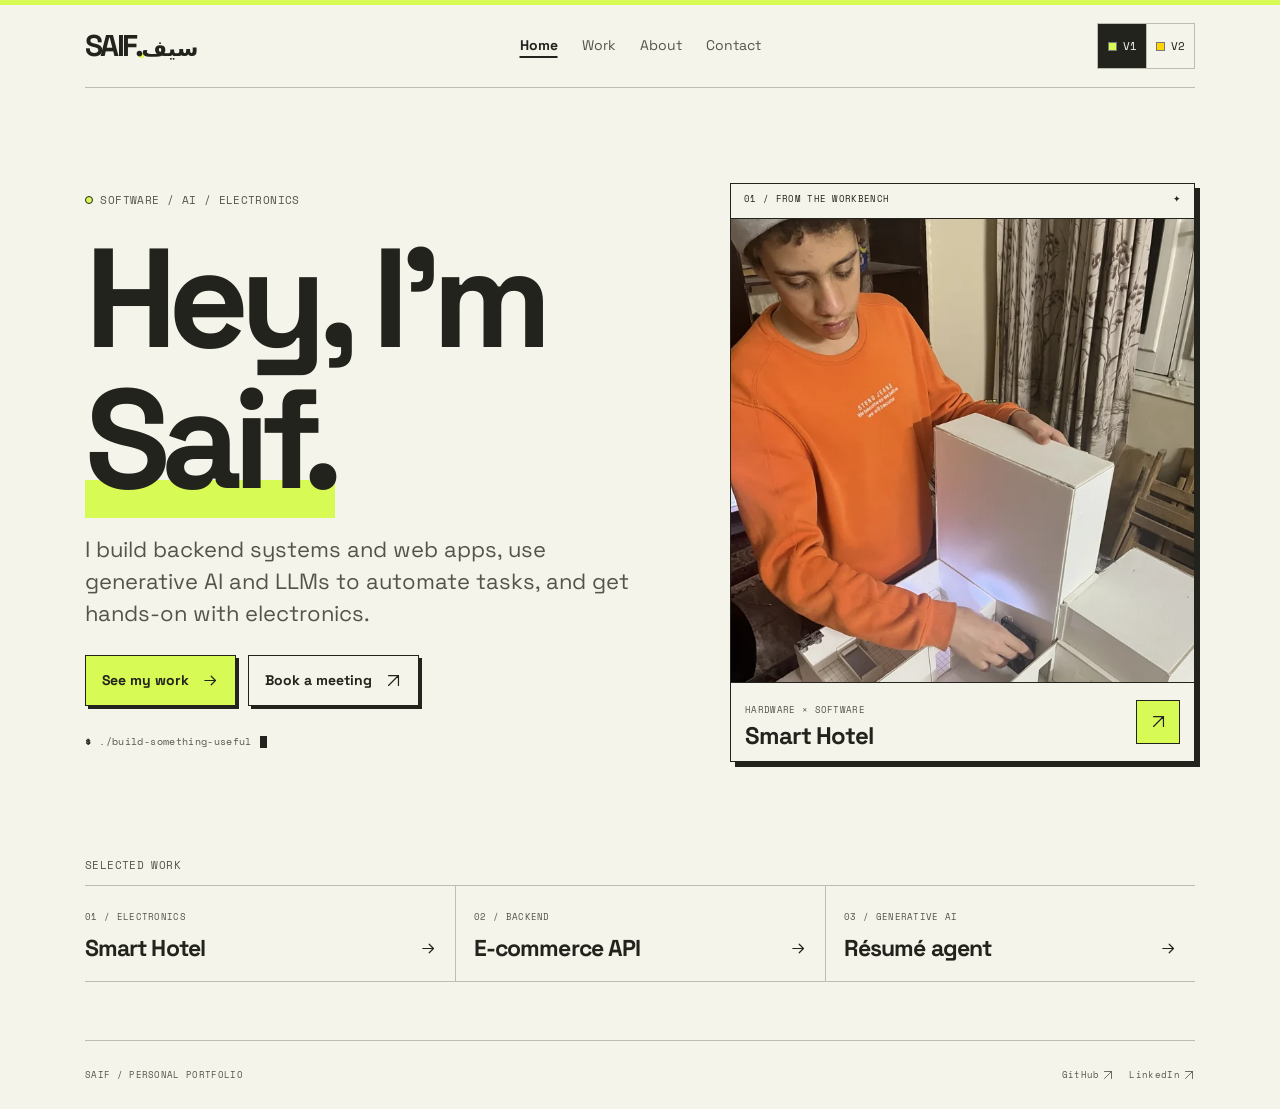
<file: index.html>
<!doctype html>
<html lang="en" data-theme="cream">
<head>
  <meta charset="utf-8">
  <meta name="viewport" content="width=device-width, initial-scale=1">
  <meta name="theme-color" content="#F5F4EB">
  <meta name="description" content="Saif builds backend systems, web apps, AI tools, automations, and electronics prototypes.">
  <title>Hey, I’m Saif.</title>
  <link rel="icon" href="favicon.svg" type="image/svg+xml">
  <link rel="stylesheet" href="style.css?v=2">
  <script src="config.js" defer></script>
  <script src="script.js?v=2" defer></script>
</head>
<body data-section="home">
  <a class="skip" href="#main">Skip to content</a>
  <header class="site-header">
    <div class="wrap mast">
      <a class="wordmark" href="./" data-page aria-label="Saif, home">SAIF<span>.</span><small lang="ar" dir="rtl">سيف</small></a>
      <nav aria-label="Main navigation">
      <a href="./" data-page aria-current="page">Home</a>
      <a href="work.html" data-page>Work</a>
      <a href="about.html" data-page>About</a>
      <a href="contact.html" data-page>Contact</a>
      </nav>
      <div class="palettes" role="group" aria-label="Color palette">
        <button type="button" data-palette="cream" aria-pressed="true" aria-label="V1, cream and lime"><i></i>V1</button>
        <button type="button" data-palette="yellow" aria-pressed="false" aria-label="V2, white and yellow"><i></i>V2</button>
      </div>
    </div>
  </header>
  <main id="main">
    <section class="wrap home-hero">
      <div class="hero-copy">
        <p class="eyebrow"><span class="status-dot"></span> SOFTWARE / AI / ELECTRONICS</p>
        <h1>Hey, I’m<br> <span class="highlight">Saif.</span></h1>
        <p class="intro">I build backend systems and web apps, use generative AI and LLMs to automate tasks, and get hands-on with electronics.</p>
        <div class="actions">
          <a class="button primary" href="work.html" data-page>See my work <svg class="icon" viewBox="0 0 24 24" aria-hidden="true"><path d="M4 12h15m-6-6 6 6-6 6"/></svg></a>
          <a class="button booking" href="https://www.linkedin.com/in/saifeldeenahmed/">Book a meeting <svg class="icon" viewBox="0 0 24 24" aria-hidden="true"><path d="M5 19 19 5M5 5h14v14"/></svg></a>
        </div>
        <p class="terminal-line"><span aria-hidden="true">$</span> ./build-something-useful<span class="cursor" aria-hidden="true"></span></p>
      </div>
      <figure class="feature-frame">
        <div class="frame-bar"><span>01 / FROM THE WORKBENCH</span><span aria-hidden="true">✦</span></div>
        <a class="featured-photo" href="work.html#smart-hotel" data-page aria-label="Explore the Smart Hotel project"><img src="smart-hotel-build.webp" width="675" height="900" alt="Saif testing the miniature Smart Hotel prototype" class="prototype"></a>
        <figcaption>
          <div><span class="eyebrow">HARDWARE × SOFTWARE</span><strong>Smart Hotel</strong></div>
          <a class="icon-link" href="work.html#smart-hotel" data-page aria-label="View Smart Hotel"><svg class="icon" viewBox="0 0 24 24" aria-hidden="true"><path d="M5 19 19 5M5 5h14v14"/></svg></a>
        </figcaption>
      </figure>
    </section>
    <section class="wrap home-index" aria-labelledby="index-title">
      <p class="eyebrow" id="index-title">SELECTED WORK</p>
      <div class="index-links">
        <a href="work.html#smart-hotel" data-page><span class="eyebrow">01 / ELECTRONICS</span><strong>Smart Hotel <svg class="icon" viewBox="0 0 24 24" aria-hidden="true"><path d="M4 12h15m-6-6 6 6-6 6"/></svg></strong></a>
        <a href="work.html#backend" data-page><span class="eyebrow">02 / BACKEND</span><strong>E-commerce API <svg class="icon" viewBox="0 0 24 24" aria-hidden="true"><path d="M4 12h15m-6-6 6 6-6 6"/></svg></strong></a>
        <a href="work.html#ai" data-page><span class="eyebrow">03 / GENERATIVE AI</span><strong>Résumé agent <svg class="icon" viewBox="0 0 24 24" aria-hidden="true"><path d="M4 12h15m-6-6 6 6-6 6"/></svg></strong></a>
      </div>
    </section>
  </main>
  <footer class="wrap footer">
    <span>SAIF / PERSONAL PORTFOLIO</span>
    <div><a href="https://github.com/SaifEldeen11">GitHub <svg class="icon" viewBox="0 0 24 24" aria-hidden="true"><path d="M5 19 19 5M5 5h14v14"/></svg></a><a href="https://www.linkedin.com/in/saifeldeenahmed/">LinkedIn <svg class="icon" viewBox="0 0 24 24" aria-hidden="true"><path d="M5 19 19 5M5 5h14v14"/></svg></a></div>
  </footer>
  <dialog id="booking-dialog" aria-labelledby="booking-title">
    <form method="dialog"><button class="close-dialog" type="submit" aria-label="Close booking dialog">×</button></form>
    <p class="eyebrow">CONTACT / MEET SAIF</p>
    <h2 id="booking-title">Let’s find a time.</h2>
    <p>My booking calendar is being set up. Message me on LinkedIn and we’ll find a time that works.</p>
    <a class="button primary" href="https://www.linkedin.com/in/saifeldeenahmed/">Message me on LinkedIn <svg class="icon" viewBox="0 0 24 24" aria-hidden="true"><path d="M5 19 19 5M5 5h14v14"/></svg></a>
  </dialog>
</body>
</html>
</file>
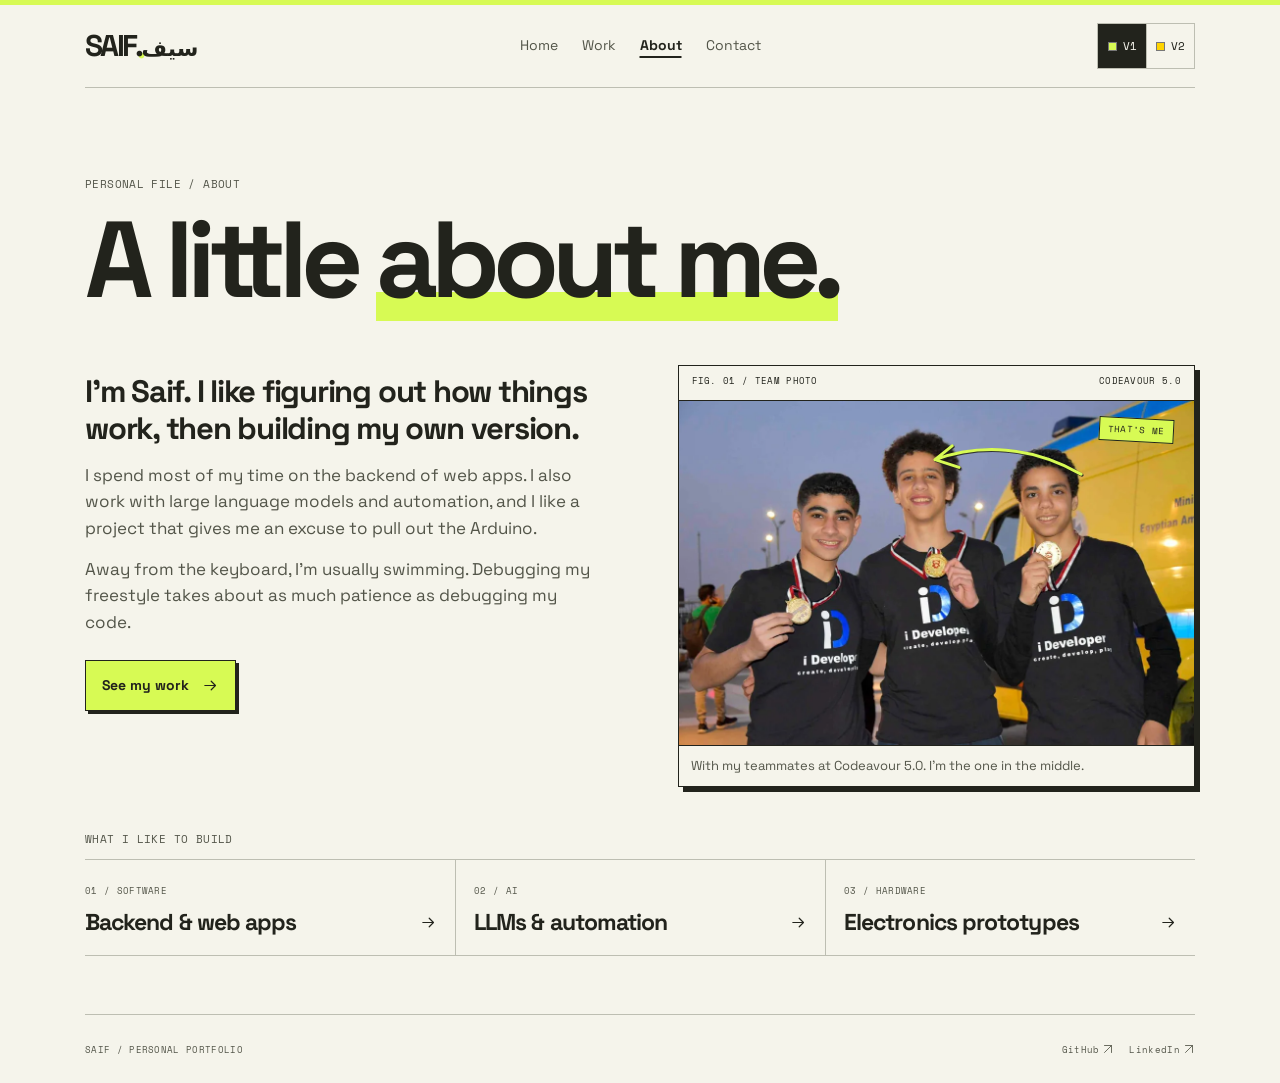
<file: about.html>
<!doctype html>
<html lang="en" data-theme="cream">
<head>
  <meta charset="utf-8">
  <meta name="viewport" content="width=device-width, initial-scale=1">
  <meta name="theme-color" content="#F5F4EB">
  <meta name="description" content="Meet Saif, a backend developer, hands-on electronics builder, and swimmer.">
  <title>About — Saif</title>
  <link rel="icon" href="favicon.svg" type="image/svg+xml">
  <link rel="stylesheet" href="style.css?v=2">
  <script src="config.js" defer></script>
  <script src="script.js?v=2" defer></script>
</head>
<body data-section="about">
  <a class="skip" href="#main">Skip to content</a>
  <header class="site-header">
    <div class="wrap mast">
      <a class="wordmark" href="./" data-page aria-label="Saif, home">SAIF<span>.</span><small lang="ar" dir="rtl">سيف</small></a>
      <nav aria-label="Main navigation">
      <a href="./" data-page>Home</a>
      <a href="work.html" data-page>Work</a>
      <a href="about.html" data-page aria-current="page">About</a>
      <a href="contact.html" data-page>Contact</a>
      </nav>
      <div class="palettes" role="group" aria-label="Color palette">
        <button type="button" data-palette="cream" aria-pressed="true" aria-label="V1, cream and lime"><i></i>V1</button>
        <button type="button" data-palette="yellow" aria-pressed="false" aria-label="V2, white and yellow"><i></i>V2</button>
      </div>
    </div>
  </header>
  <main id="main">
    <div class="wrap">
      <header class="page-intro" id="about">
        <p class="eyebrow">PERSONAL FILE / ABOUT</p>
        <h1>A little <span class="highlight">about me.</span></h1>
      </header>
      <div class="about-layout">
        <div class="about-copy">
          <p class="lead">I’m Saif. I like figuring out how things work, then building my own version.</p>
          <p>I spend most of my time on the backend of web apps. I also work with large language models and automation, and I like a project that gives me an excuse to pull out the Arduino.</p>
          <p>Away from the keyboard, I’m usually swimming. Debugging my freestyle takes about as much patience as debugging my code.</p>
          <div class="actions"><a class="button primary" href="work.html" data-page>See my work <svg class="icon" viewBox="0 0 24 24" aria-hidden="true"><path d="M4 12h15m-6-6 6 6-6 6"/></svg></a></div>
        </div>
        <figure class="photo-frame team-frame">
          <div class="frame-bar"><span>FIG. 01 / TEAM PHOTO</span><span>CODEAVOUR 5.0</span></div>
          <div class="photo-area">
            <img src="codeavour-team.webp" width="1050" height="701" alt="Saif, in the middle, and his Codeavour teammates showing their medals">
            <svg class="draw annotation" viewBox="0 0 600 400" aria-hidden="true"><path pathLength="1" d="M468 85 C410 52 350 49 298 68 M318 52 L298 68 L326 77"/></svg>
            <span class="photo-label">THAT’S ME</span>
          </div>
          <figcaption>With my teammates at Codeavour 5.0. I’m the one in the middle.</figcaption>
        </figure>
      </div>
      <section class="about-index" aria-labelledby="interests-title">
        <p class="eyebrow" id="interests-title">WHAT I LIKE TO BUILD</p>
        <div class="index-links">
          <a href="work.html#backend" data-page><span class="eyebrow">01 / SOFTWARE</span><strong>Backend & web apps <svg class="icon" viewBox="0 0 24 24" aria-hidden="true"><path d="M4 12h15m-6-6 6 6-6 6"/></svg></strong></a>
          <a href="work.html#ai" data-page><span class="eyebrow">02 / AI</span><strong>LLMs & automation <svg class="icon" viewBox="0 0 24 24" aria-hidden="true"><path d="M4 12h15m-6-6 6 6-6 6"/></svg></strong></a>
          <a href="work.html#smart-hotel" data-page><span class="eyebrow">03 / HARDWARE</span><strong>Electronics prototypes <svg class="icon" viewBox="0 0 24 24" aria-hidden="true"><path d="M4 12h15m-6-6 6 6-6 6"/></svg></strong></a>
        </div>
      </section>
    </div>
  </main>
  <footer class="wrap footer">
    <span>SAIF / PERSONAL PORTFOLIO</span>
    <div><a href="https://github.com/SaifEldeen11">GitHub <svg class="icon" viewBox="0 0 24 24" aria-hidden="true"><path d="M5 19 19 5M5 5h14v14"/></svg></a><a href="https://www.linkedin.com/in/saifeldeenahmed/">LinkedIn <svg class="icon" viewBox="0 0 24 24" aria-hidden="true"><path d="M5 19 19 5M5 5h14v14"/></svg></a></div>
  </footer>
  <dialog id="booking-dialog" aria-labelledby="booking-title">
    <form method="dialog"><button class="close-dialog" type="submit" aria-label="Close booking dialog">×</button></form>
    <p class="eyebrow">CONTACT / MEET SAIF</p>
    <h2 id="booking-title">Let’s find a time.</h2>
    <p>My booking calendar is being set up. Message me on LinkedIn and we’ll find a time that works.</p>
    <a class="button primary" href="https://www.linkedin.com/in/saifeldeenahmed/">Message me on LinkedIn <svg class="icon" viewBox="0 0 24 24" aria-hidden="true"><path d="M5 19 19 5M5 5h14v14"/></svg></a>
  </dialog>
</body>
</html>
</file>
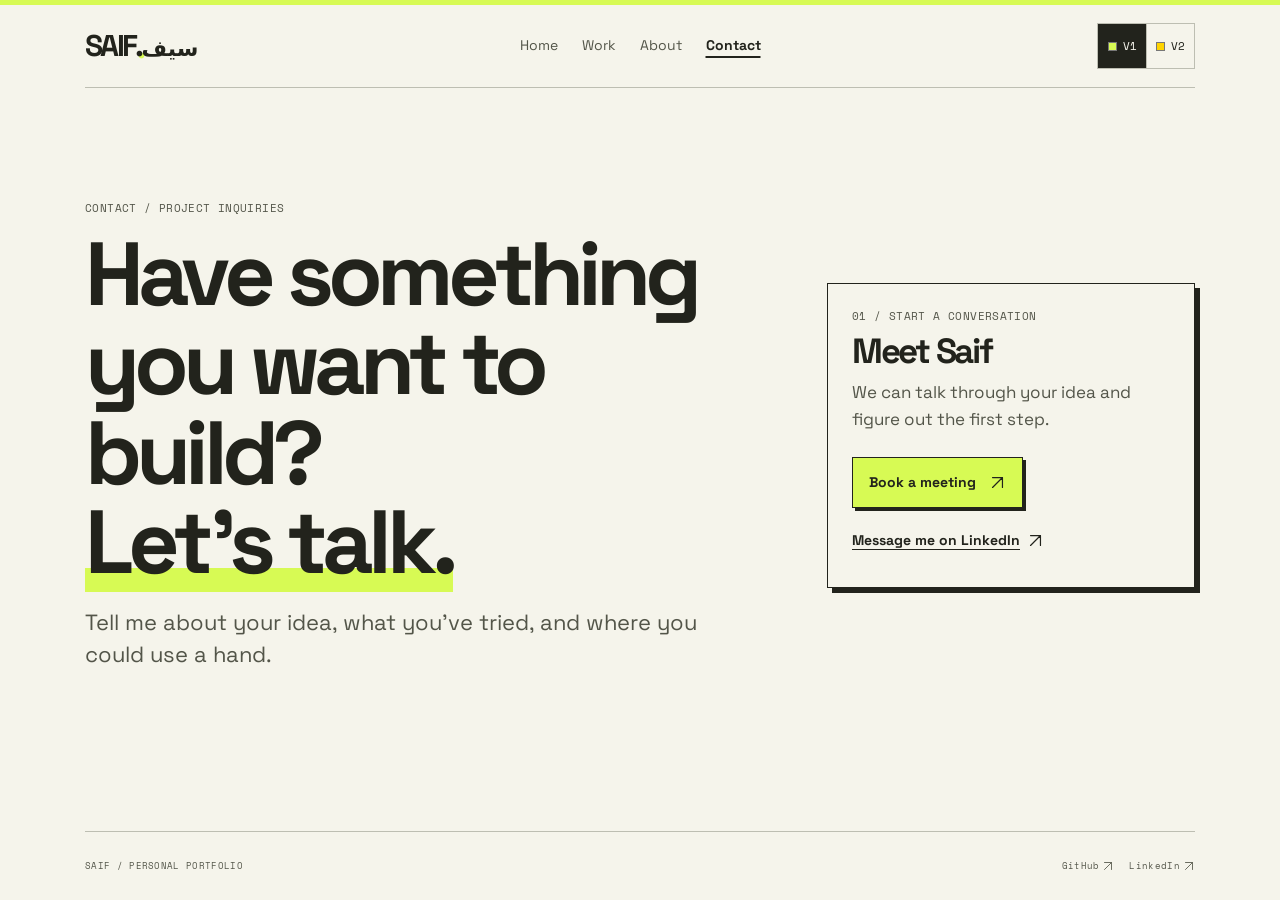
<file: contact.html>
<!doctype html>
<html lang="en" data-theme="cream">
<head>
  <meta charset="utf-8">
  <meta name="viewport" content="width=device-width, initial-scale=1">
  <meta name="theme-color" content="#F5F4EB">
  <meta name="description" content="Get in touch with Saif about a project, collaboration, or introductory call.">
  <title>Contact — Saif</title>
  <link rel="icon" href="favicon.svg" type="image/svg+xml">
  <link rel="stylesheet" href="style.css?v=2">
  <script src="config.js" defer></script>
  <script src="script.js?v=2" defer></script>
</head>
<body data-section="contact">
  <a class="skip" href="#main">Skip to content</a>
  <header class="site-header">
    <div class="wrap mast">
      <a class="wordmark" href="./" data-page aria-label="Saif, home">SAIF<span>.</span><small lang="ar" dir="rtl">سيف</small></a>
      <nav aria-label="Main navigation">
      <a href="./" data-page>Home</a>
      <a href="work.html" data-page>Work</a>
      <a href="about.html" data-page>About</a>
      <a href="contact.html" data-page aria-current="page">Contact</a>
      </nav>
      <div class="palettes" role="group" aria-label="Color palette">
        <button type="button" data-palette="cream" aria-pressed="true" aria-label="V1, cream and lime"><i></i>V1</button>
        <button type="button" data-palette="yellow" aria-pressed="false" aria-label="V2, white and yellow"><i></i>V2</button>
      </div>
    </div>
  </header>
  <main id="main">
    <section class="wrap contact-layout" id="contact">
      <div>
        <p class="eyebrow">CONTACT / PROJECT INQUIRIES</p>
        <h1>Have something you want to build?<br><span class="highlight">Let’s talk.</span></h1>
        <p class="intro">Tell me about your idea, what you’ve tried, and where you could use a hand.</p>
      </div>
      <div class="contact-card">
        <p class="eyebrow">01 / START A CONVERSATION</p>
        <h2>Meet Saif</h2>
        <p>We can talk through your idea and figure out the first step.</p>
        <div class="actions"><a class="button booking" href="https://www.linkedin.com/in/saifeldeenahmed/">Book a meeting <svg class="icon" viewBox="0 0 24 24" aria-hidden="true"><path d="M5 19 19 5M5 5h14v14"/></svg></a></div>
        <a class="text-link" href="https://www.linkedin.com/in/saifeldeenahmed/">Message me on LinkedIn <svg class="icon" viewBox="0 0 24 24" aria-hidden="true"><path d="M5 19 19 5M5 5h14v14"/></svg></a>
      </div>
    </section>
  </main>
  <footer class="wrap footer">
    <span>SAIF / PERSONAL PORTFOLIO</span>
    <div><a href="https://github.com/SaifEldeen11">GitHub <svg class="icon" viewBox="0 0 24 24" aria-hidden="true"><path d="M5 19 19 5M5 5h14v14"/></svg></a><a href="https://www.linkedin.com/in/saifeldeenahmed/">LinkedIn <svg class="icon" viewBox="0 0 24 24" aria-hidden="true"><path d="M5 19 19 5M5 5h14v14"/></svg></a></div>
  </footer>
  <dialog id="booking-dialog" aria-labelledby="booking-title">
    <form method="dialog"><button class="close-dialog" type="submit" aria-label="Close booking dialog">×</button></form>
    <p class="eyebrow">CONTACT / MEET SAIF</p>
    <h2 id="booking-title">Let’s find a time.</h2>
    <p>My booking calendar is being set up. Message me on LinkedIn and we’ll find a time that works.</p>
    <a class="button primary" href="https://www.linkedin.com/in/saifeldeenahmed/">Message me on LinkedIn <svg class="icon" viewBox="0 0 24 24" aria-hidden="true"><path d="M5 19 19 5M5 5h14v14"/></svg></a>
  </dialog>
</body>
</html>
</file>
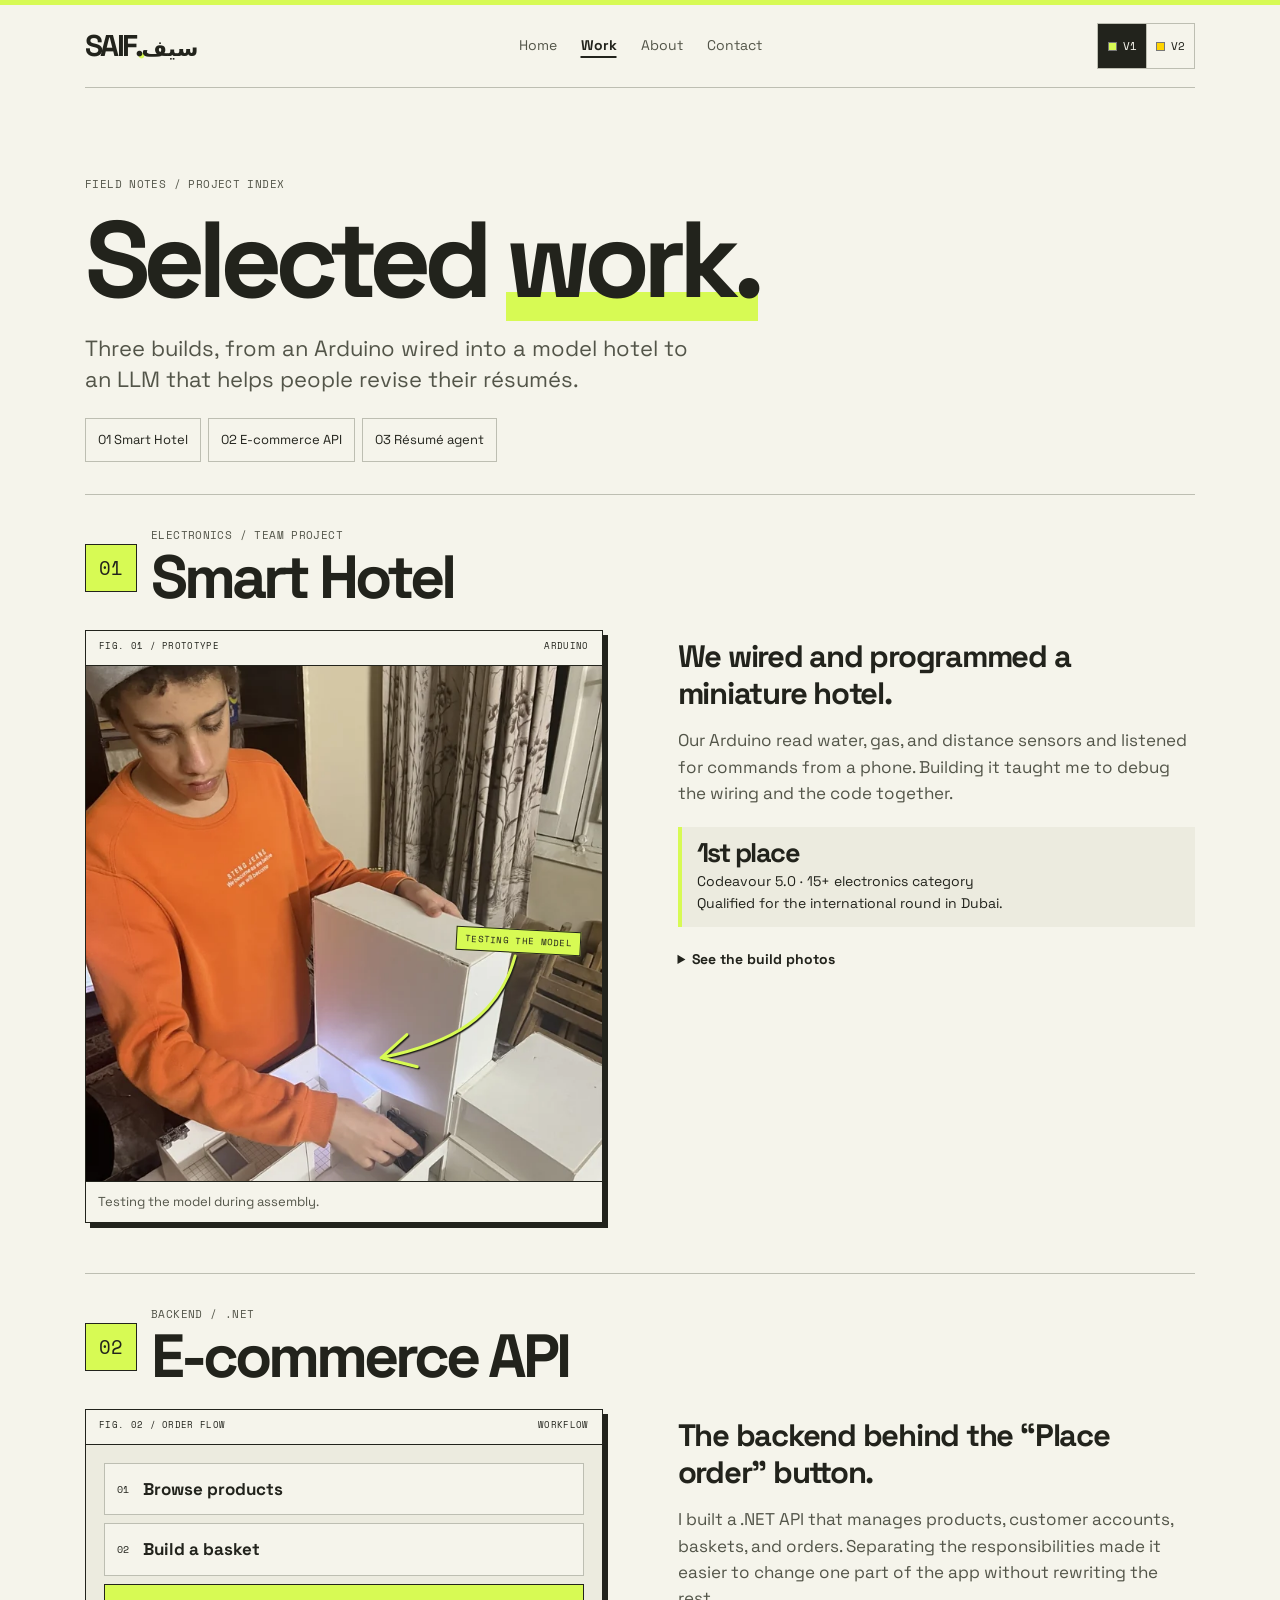
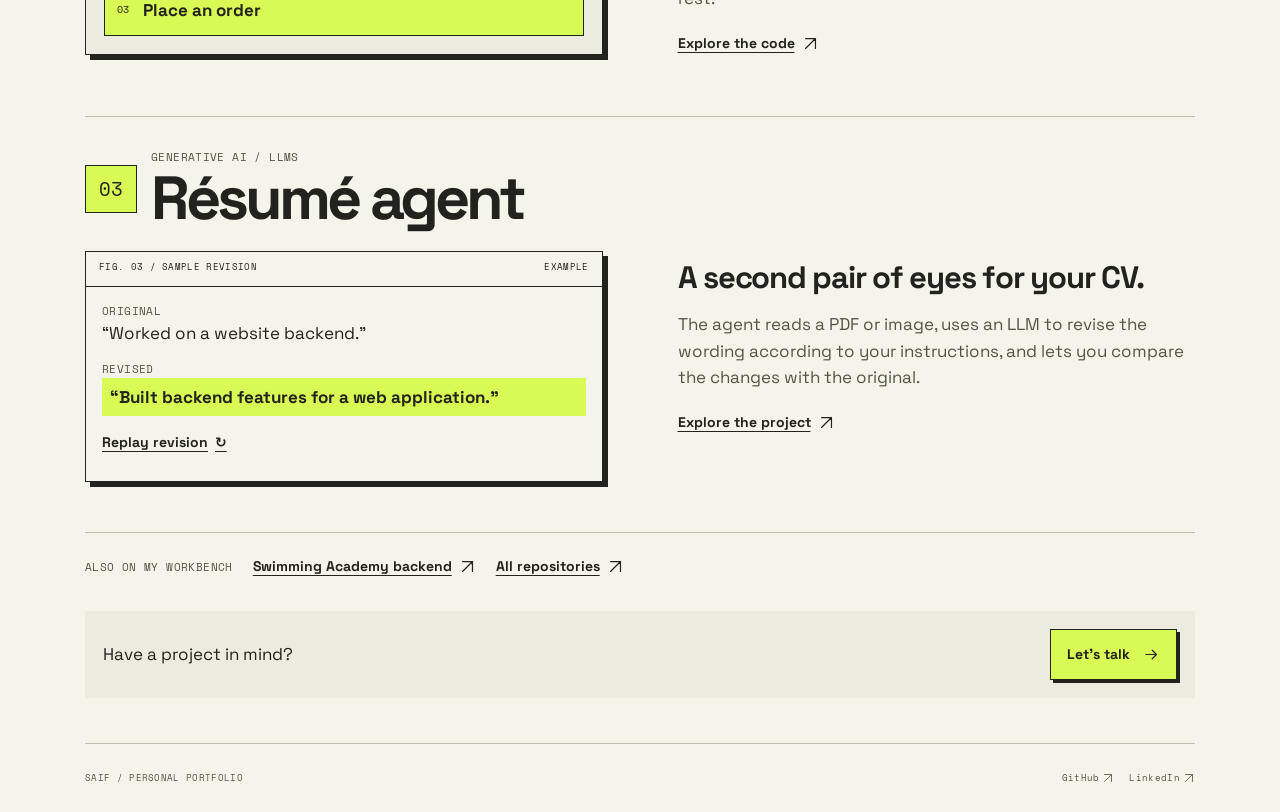
<file: work.html>
<!doctype html>
<html lang="en" data-theme="cream">
<head>
  <meta charset="utf-8">
  <meta name="viewport" content="width=device-width, initial-scale=1">
  <meta name="theme-color" content="#F5F4EB">
  <meta name="description" content="Explore Saif’s Smart Hotel, .NET e-commerce backend, and LLM résumé agent.">
  <title>Selected work — Saif</title>
  <link rel="icon" href="favicon.svg" type="image/svg+xml">
  <link rel="stylesheet" href="style.css?v=2">
  <script src="config.js" defer></script>
  <script src="script.js?v=2" defer></script>
</head>
<body data-section="work">
  <a class="skip" href="#main">Skip to content</a>
  <header class="site-header">
    <div class="wrap mast">
      <a class="wordmark" href="./" data-page aria-label="Saif, home">SAIF<span>.</span><small lang="ar" dir="rtl">سيف</small></a>
      <nav aria-label="Main navigation">
      <a href="./" data-page>Home</a>
      <a href="work.html" data-page aria-current="page">Work</a>
      <a href="about.html" data-page>About</a>
      <a href="contact.html" data-page>Contact</a>
      </nav>
      <div class="palettes" role="group" aria-label="Color palette">
        <button type="button" data-palette="cream" aria-pressed="true" aria-label="V1, cream and lime"><i></i>V1</button>
        <button type="button" data-palette="yellow" aria-pressed="false" aria-label="V2, white and yellow"><i></i>V2</button>
      </div>
    </div>
  </header>
  <main id="main">
    <div class="wrap">
      <header class="page-intro" id="work">
        <p class="eyebrow">FIELD NOTES / PROJECT INDEX</p>
        <h1>Selected <span class="highlight">work.</span></h1>
        <p class="intro">Three builds, from an Arduino wired into a model hotel to an LLM that helps people revise their résumés.</p>
        <nav class="jump-links" aria-label="Projects">
          <a href="#smart-hotel">01 Smart Hotel</a>
          <a href="#backend">02 E-commerce API</a>
          <a href="#ai">03 Résumé agent</a>
        </nav>
      </header>

      <article class="project" id="smart-hotel">
        <header class="project-head"><span class="project-number" aria-hidden="true">01</span><div><p class="eyebrow">ELECTRONICS / TEAM PROJECT</p><h2>Smart Hotel</h2></div></header>
        <div class="project-layout">
          <figure class="photo-frame">
            <div class="frame-bar"><span>FIG. 01 / PROTOTYPE</span><span>ARDUINO</span></div>
            <div class="photo-area">
              <img src="smart-hotel-build.webp" width="675" height="900" alt="Saif testing the miniature Smart Hotel prototype" class="prototype">
              <svg class="draw annotation hotel-arrow" viewBox="0 0 400 400" preserveAspectRatio="none" aria-hidden="true"><path pathLength="1" d="M333 225 C320 273 283 293 229 304 M249 286 L229 304 L257 311"/></svg>
              <span class="photo-label">TESTING THE MODEL</span>
            </div>
            <figcaption>Testing the model during assembly.</figcaption>
          </figure>
          <div class="project-copy">
            <p class="lead">We wired and programmed a miniature hotel.</p>
            <p>Our Arduino read water, gas, and distance sensors and listened for commands from a phone. Building it taught me to debug the wiring and the code together.</p>
            <div class="award"><strong>1st place</strong><span>Codeavour 5.0 · 15+ electronics category<br>Qualified for the international round in Dubai.</span></div>
            <details class="build-notes">
              <summary>See the build photos</summary>
              <div class="gallery">
                <figure><a href="smart-hotel-code.webp"><img src="smart-hotel-code.webp" width="675" height="900" alt="The Arduino sketch used to read the hotel sensors" loading="lazy"></a><figcaption>Arduino sketch</figcaption></figure>
                <figure><a href="codeavour-trophy.webp"><img src="codeavour-trophy.webp" width="675" height="900" alt="The trophy from Codeavour 5.0" loading="lazy"></a><figcaption>Codeavour trophy</figcaption></figure>
              </div>
            </details>
          </div>
        </div>
      </article>

      <article class="project" id="backend">
        <header class="project-head"><span class="project-number" aria-hidden="true">02</span><div><p class="eyebrow">BACKEND / .NET</p><h2>E-commerce API</h2></div></header>
        <div class="project-layout">
          <div class="project-visual">
            <div class="frame-bar"><span>FIG. 02 / ORDER FLOW</span><span>WORKFLOW</span></div>
            <ol class="order-flow">
              <li><span>01</span><strong>Browse products</strong></li>
              <li><span>02</span><strong>Build a basket</strong></li>
              <li><span>03</span><strong>Place an order</strong></li>
            </ol>
          </div>
          <div class="project-copy">
            <p class="lead">The backend behind the “Place order” button.</p>
            <p>I built a .NET API that manages products, customer accounts, baskets, and orders. Separating the responsibilities made it easier to change one part of the app without rewriting the rest.</p>
            <a class="text-link" href="https://github.com/SaifEldeen11/E-CommerceApp__Solution">Explore the code <svg class="icon" viewBox="0 0 24 24" aria-hidden="true"><path d="M5 19 19 5M5 5h14v14"/></svg></a>
          </div>
        </div>
      </article>

      <article class="project" id="ai">
        <header class="project-head"><span class="project-number" aria-hidden="true">03</span><div><p class="eyebrow">GENERATIVE AI / LLMS</p><h2>Résumé agent</h2></div></header>
        <div class="project-layout">
          <div class="project-visual agent-demo">
            <div class="frame-bar"><span>FIG. 03 / SAMPLE REVISION</span><span>EXAMPLE</span></div>
            <div class="sample">
              <p class="eyebrow">ORIGINAL</p>
              <p>“Worked on a website backend.”</p>
              <p class="eyebrow">REVISED</p>
              <p class="revision">“Built backend features for a web application.”</p>
              <button class="text-link" type="button" data-replay>Replay revision <span aria-hidden="true">↻</span></button>
            </div>
          </div>
          <div class="project-copy">
            <p class="lead">A second pair of eyes for your CV.</p>
            <p>The agent reads a PDF or image, uses an LLM to revise the wording according to your instructions, and lets you compare the changes with the original.</p>
            <a class="text-link" href="https://github.com/SaifEldeen11/resume-improvement-agent">Explore the project <svg class="icon" viewBox="0 0 24 24" aria-hidden="true"><path d="M5 19 19 5M5 5h14v14"/></svg></a>
          </div>
        </div>
      </article>

      <aside class="extra-links" aria-label="More projects">
        <p class="eyebrow">ALSO ON MY WORKBENCH</p>
        <a class="text-link" href="https://github.com/SaifEldeen11/ISwim-Academy_Solution">Swimming Academy backend <svg class="icon" viewBox="0 0 24 24" aria-hidden="true"><path d="M5 19 19 5M5 5h14v14"/></svg></a>
        <a class="text-link" href="https://github.com/SaifEldeen11?tab=repositories">All repositories <svg class="icon" viewBox="0 0 24 24" aria-hidden="true"><path d="M5 19 19 5M5 5h14v14"/></svg></a>
      </aside>
      <div class="next-page"><p>Have a project in mind?</p><a class="button primary" href="contact.html" data-page>Let’s talk <svg class="icon" viewBox="0 0 24 24" aria-hidden="true"><path d="M4 12h15m-6-6 6 6-6 6"/></svg></a></div>
    </div>
  </main>
  <footer class="wrap footer">
    <span>SAIF / PERSONAL PORTFOLIO</span>
    <div><a href="https://github.com/SaifEldeen11">GitHub <svg class="icon" viewBox="0 0 24 24" aria-hidden="true"><path d="M5 19 19 5M5 5h14v14"/></svg></a><a href="https://www.linkedin.com/in/saifeldeenahmed/">LinkedIn <svg class="icon" viewBox="0 0 24 24" aria-hidden="true"><path d="M5 19 19 5M5 5h14v14"/></svg></a></div>
  </footer>
  <dialog id="booking-dialog" aria-labelledby="booking-title">
    <form method="dialog"><button class="close-dialog" type="submit" aria-label="Close booking dialog">×</button></form>
    <p class="eyebrow">CONTACT / MEET SAIF</p>
    <h2 id="booking-title">Let’s find a time.</h2>
    <p>My booking calendar is being set up. Message me on LinkedIn and we’ll find a time that works.</p>
    <a class="button primary" href="https://www.linkedin.com/in/saifeldeenahmed/">Message me on LinkedIn <svg class="icon" viewBox="0 0 24 24" aria-hidden="true"><path d="M5 19 19 5M5 5h14v14"/></svg></a>
  </dialog>
</body>
</html>
</file>
<file: style.css>
@font-face {
  font-family: "Space Grotesk";
  src: url(space-grotesk.woff2) format("woff2");
  font-weight: 400 700;
  font-display: swap;
}
@font-face {
  font-family: "Space Mono";
  src: url(space-mono.woff2) format("woff2");
  font-display: swap;
}
:root {
  --paper: #f5f4eb;
  --ink: #22231c;
  --accent: #d7fa54;
  --muted: #535549;
  --line: #bdbeb2;
  --panel: #ecebdf;
  --mono: "Space Mono", monospace;
  color-scheme: light;
  -webkit-text-size-adjust: 100%;
  text-size-adjust: 100%;
}
[data-theme="yellow"] {
  --paper: #fff;
  --ink: #141414;
  --accent: #ffd400;
  --muted: #505050;
  --line: #c6c6c6;
  --panel: #f2f2f2;
}
*, *::before, *::after { box-sizing: border-box; }
body {
  margin: 0;
  min-height: 100svh;
  display: flex;
  flex-direction: column;
  background: var(--paper);
  color: var(--ink);
  font: 17px/1.55 "Space Grotesk", system-ui, sans-serif;
}
main { flex: 1; }
h1, h2, p, figure { margin: 0; }
h1, h2 { letter-spacing: -.065em; line-height: 1; }
a { color: inherit; text-decoration: none; }
button { font: inherit; color: inherit; cursor: pointer; }
img { display: block; max-width: 100%; width: 100%; height: auto; }
a:focus-visible, button:focus-visible, summary:focus-visible { outline: 2px solid var(--ink); outline-offset: 4px; }
[id] { scroll-margin-top: 24px; }
.wrap { width: min(1110px, calc(100% - 72px)); margin-inline: auto; }
.eyebrow, .frame-bar, .footer, .terminal-line, .photo-label {
  font: 11px/1.5 var(--mono);
  letter-spacing: .035em;
}
.eyebrow { color: var(--muted); }
.skip {
  position: fixed;
  z-index: 10;
  left: 10px;
  top: 10px;
  padding: 10px 14px;
  background: var(--accent);
  transform: translateY(-160%);
}
.skip:focus { transform: none; }
.icon { width: 17px; height: 17px; flex: none; vertical-align: middle; }
.icon path { fill: none; stroke: currentColor; stroke-width: 1.7; stroke-linecap: round; stroke-linejoin: round; }

.site-header { border-top: 5px solid var(--accent); }
.mast {
  min-height: 83px;
  border-bottom: 1px solid var(--line);
  display: grid;
  grid-template-columns: 1fr auto 1fr;
  align-items: center;
  gap: 20px;
}
.wordmark { display: flex; align-items: baseline; justify-self: start; font-size: 30px; font-weight: 700; letter-spacing: -.09em; }
.wordmark span { text-shadow: 2px 2px var(--accent); }
.wordmark small { margin-inline-start: 14px; font-size: 22px; letter-spacing: 0; }
.mast nav { display: flex; align-items: center; gap: 24px; }
.mast nav a { display: flex; align-items: center; min-height: 44px; font-size: 14px; color: var(--muted); }
.mast nav a:hover, .mast nav [aria-current="page"] { color: var(--ink); text-decoration: underline; text-underline-offset: 6px; }
.mast nav [aria-current="page"] { font-weight: 700; text-decoration-thickness: 2px; }
.palettes { display: flex; justify-self: end; border: 1px solid var(--line); }
.palettes button {
  display: inline-flex;
  gap: 6px;
  align-items: center;
  justify-content: center;
  min-width: 48px;
  min-height: 44px;
  border: 0;
  background: var(--paper);
  font: 11px var(--mono);
}
.palettes button + button { border-left: 1px solid var(--line); }
.palettes button[aria-pressed="true"] { background: var(--ink); color: var(--paper); }
.palettes i { width: 9px; height: 9px; background: #d7fa54; border: 1px solid #777; }
.palettes [data-palette="yellow"] i { background: #ffd400; }

.home-hero {
  display: grid;
  grid-template-columns: minmax(0, 1.1fr) minmax(0, .9fr);
  gap: clamp(28px, 6vw, 84px);
  align-items: center;
  padding-block: clamp(50px, 8vw, 95px);
}
.home-hero h1 { font-size: clamp(88px, 11vw, 147px); margin: 19px 0 25px; }
.highlight { background: linear-gradient(transparent 73%, var(--accent) 73%, var(--accent) 94%, transparent 94%); box-decoration-break: clone; -webkit-box-decoration-break: clone; }
.intro { max-width: 45ch; font-size: clamp(18px, 2vw, 22px); line-height: 1.45; color: var(--muted); }
.status-dot { display: inline-block; width: 8px; height: 8px; border: 1px solid var(--ink); background: var(--accent); border-radius: 50%; }
.actions { display: flex; flex-wrap: wrap; gap: 12px; margin-top: 25px; }
.button {
  display: inline-flex;
  align-items: center;
  justify-content: space-between;
  gap: 13px;
  min-height: 51px;
  padding: 11px 16px;
  border: 1px solid var(--ink);
  background: var(--paper);
  box-shadow: 3px 3px var(--ink);
  font-weight: 700;
  font-size: 14px;
  transition: transform .18s, box-shadow .18s;
}
.primary, .contact-card .booking { background: var(--accent); }
.button:hover { transform: translate(-2px, -2px); box-shadow: 5px 5px var(--ink); }
.button:active { transform: translate(2px, 2px); box-shadow: 1px 1px var(--ink); }
.terminal-line { display: inline-flex; align-items: center; gap: 8px; margin-top: 28px; color: var(--muted); font-size: 10px; }
.terminal-line > span:first-child { color: var(--ink); font-weight: 700; }
.cursor { width: 7px; height: 12px; background: var(--ink); animation: blink 1.4s step-end infinite; }
@keyframes blink { 50% { opacity: 0; } }

.feature-frame, .photo-frame, .project-visual, .contact-card { border: 1px solid var(--ink); background: var(--paper); box-shadow: 5px 5px var(--ink); }
.frame-bar { min-height: 35px; border-bottom: 1px solid var(--ink); padding: 8px 13px; display: flex; justify-content: space-between; gap: 10px; font-size: 9px; }
.featured-photo { display: block; overflow: hidden; }
.prototype { aspect-ratio: 1; object-fit: cover; object-position: 50% 24%; }
.featured-photo img { transition: transform .35s ease; }
@media (hover: hover) and (pointer: fine) {
  .featured-photo:hover img { transform: scale(1.035); }
}
.feature-frame figcaption { display: flex; justify-content: space-between; align-items: center; gap: 12px; border-top: 1px solid var(--ink); padding: 11px 14px; }
.feature-frame strong { display: block; font-size: 24px; letter-spacing: -.04em; line-height: 1.1; margin-top: 3px; }
.feature-frame .eyebrow { font-size: 9px; }
.icon-link { display: grid; place-items: center; background: var(--accent); border: 1px solid var(--ink); min-width: 44px; min-height: 44px; }

.home-index, .about-index { padding-bottom: 58px; }
.index-links { display: grid; grid-template-columns: repeat(3, minmax(0, 1fr)); margin-top: 12px; border-block: 1px solid var(--line); }
.index-links a { min-width: 0; padding: 15px 18px; }
.index-links a:first-child { padding-left: 0; }
.index-links a + a { border-left: 1px solid var(--line); }
.index-links a:hover { background: var(--panel); }
.index-links strong { display: flex; justify-content: space-between; align-items: center; gap: 7px; font-size: clamp(17px, 2vw, 23px); letter-spacing: -.04em; margin-top: 3px; }
.index-links .eyebrow { font-size: 9px; }

.page-intro { padding-top: clamp(44px, 7vw, 88px); padding-bottom: 32px; }
.page-intro h1, .contact-layout h1 { margin: 13px 0 19px; font-size: clamp(53px, 8.5vw, 108px); }
body[data-section="about"] .page-intro .highlight { white-space: nowrap; }
.jump-links { display: flex; flex-wrap: wrap; gap: 7px; margin-top: 22px; }
.jump-links a { display: inline-flex; align-items: center; min-height: 44px; padding: 7px 12px; border: 1px solid var(--line); font-size: 13px; }
.jump-links a:hover { background: var(--accent); border-color: var(--ink); }
.project { border-top: 1px solid var(--line); padding: 32px 0 50px; }
.project-head { display: flex; align-items: center; gap: 14px; margin-bottom: 22px; }
.project-number { display: grid; place-items: center; min-width: 52px; height: 48px; border: 1px solid var(--ink); background: var(--accent); font: 19px var(--mono); }
.project-head h2 { font-size: clamp(33px, 5vw, 61px); margin-top: 3px; }
.project-layout, .about-layout, .contact-layout { display: grid; grid-template-columns: minmax(0, 1fr) minmax(0, 1fr); align-items: start; gap: clamp(25px, 6vw, 75px); }
.project-copy, .about-copy { padding-top: 8px; }
.project-copy p, .about-copy p, .contact-card p { color: var(--muted); }
.project-copy .lead, .about-copy .lead { font-size: clamp(22px, 3vw, 31px); line-height: 1.2; letter-spacing: -.04em; color: var(--ink); font-weight: 700; }
.project-copy p + p, .about-copy p + p { margin-top: 15px; }
.photo-area { position: relative; overflow: hidden; }
.photo-frame figcaption { border-top: 1px solid var(--ink); padding: 10px 12px; font-size: 13px; color: var(--muted); }
.photo-label { position: absolute; top: 5%; right: 4%; background: var(--accent); border: 1px solid var(--ink); padding: 4px 8px; font-size: 9px; transform: rotate(3deg); }
.hotel-arrow + .photo-label { top: 51%; }
.annotation { position: absolute; inset: 0; width: 100%; height: 100%; pointer-events: none; }
.draw path { fill: none; stroke: var(--accent); stroke-width: 3; stroke-linecap: round; stroke-linejoin: round; vector-effect: non-scaling-stroke; filter: drop-shadow(1px 1px 0 var(--ink)); }
.draw.pending path { stroke-dasharray: 1; stroke-dashoffset: 1; }
.draw.active path { stroke-dasharray: 1; animation: draw 1s ease both; }
@keyframes draw { from { stroke-dashoffset: 1; } to { stroke-dashoffset: 0; } }
.award { display: grid; gap: 5px; padding: 12px 15px; border-left: 4px solid var(--accent); background: var(--panel); margin-top: 21px; }
.award strong { font-size: 27px; line-height: 1; letter-spacing: -.06em; }
.award span { font-size: 14px; }
.build-notes { margin-top: 13px; }
.build-notes summary { cursor: pointer; min-height: 44px; padding: 9px 0; font-size: 14px; font-weight: 700; }
.gallery { display: grid; grid-template-columns: repeat(2, minmax(0, 1fr)); gap: 10px; }
.gallery img { aspect-ratio: 4 / 5; object-fit: contain; background: var(--panel); border: 1px solid var(--line); }
.gallery figcaption { padding-top: 6px; font-size: 12px; color: var(--muted); }
.order-flow { padding: 18px; margin: 0; list-style: none; background: var(--panel); }
.order-flow li { display: flex; align-items: center; gap: 14px; padding: 12px; border: 1px solid var(--line); background: var(--paper); }
.order-flow li + li { margin-top: 8px; }
.order-flow li:last-child { background: var(--accent); border-color: var(--ink); }
.order-flow li span { font: 10px var(--mono); }
.sample { padding: 16px; }
.sample p + .eyebrow { margin-top: 15px; }
.sample .revision { background: var(--accent); padding: 6px 8px; font-weight: 700; }
.sample .text-link { margin-top: 5px; }
.replaying .revision { animation: reveal .7s ease both; }
@keyframes reveal { from { opacity: 0; transform: translateY(7px); } to { opacity: 1; transform: none; } }
.text-link { display: inline-flex; align-items: center; gap: 7px; min-height: 44px; padding: 0; border: 0; background: transparent; font-size: 14px; font-weight: 700; text-decoration: underline; text-underline-offset: 4px; }
.project-copy > .text-link { margin-top: 10px; }
.extra-links { display: flex; flex-wrap: wrap; align-items: center; gap: 8px 20px; border-top: 1px solid var(--line); padding-top: 12px; }
.next-page { display: flex; align-items: center; justify-content: space-between; gap: 12px; background: var(--panel); padding: 18px; margin: 22px 0 45px; }
.about-layout { padding-bottom: 44px; }
.team-frame img { aspect-ratio: 1050 / 701; object-fit: contain; }

.contact-layout { grid-template-columns: minmax(0, 1.45fr) minmax(0, .8fr); align-items: center; padding-block: clamp(47px, 9vw, 112px); }
.contact-layout h1 { font-size: clamp(48px, 7vw, 90px); }
.contact-card { padding: 24px; }
.contact-card h2 { margin: 10px 0; font-size: 35px; }
.contact-card .text-link { margin-top: 11px; }
.footer { display: flex; justify-content: space-between; align-items: center; gap: 15px; border-top: 1px solid var(--line); min-height: 69px; color: var(--muted); font-size: 9px; }
.footer div { display: flex; gap: 15px; }
.footer a { display: inline-flex; align-items: center; gap: 3px; min-height: 44px; }
.footer .icon { width: 12px; height: 12px; }
dialog { background: var(--paper); color: var(--ink); width: min(495px, calc(100% - 36px)); padding: 29px; border: 1px solid var(--ink); box-shadow: 6px 6px var(--accent); }
dialog:not([open]) { display: none; }
dialog::backdrop { background: #0009; }
dialog h2 { font-size: 42px; margin: 10px 0; }
dialog .button { margin-top: 20px; }
.close-dialog { position: absolute; top: 1px; right: 1px; width: 44px; height: 44px; border: 0; background: none; font-size: 26px; }

@media (max-width: 750px) {
  .wrap { width: calc(100% - 36px); }
  .mast { grid-template-columns: minmax(0, 1fr) auto; gap: 0 8px; min-height: 0; }
  .wordmark, .palettes { margin-block: 8px; }
  .mast nav {
    grid-row: 2;
    grid-column: 1 / -1;
    display: grid;
    grid-template-columns: repeat(4, minmax(0, 1fr));
    gap: 0;
    border-top: 1px solid var(--line);
  }
  .mast nav a { justify-content: center; padding-inline: 3px; font-size: 14px; }
  .mast nav [aria-current="page"] { background: var(--panel); }
  .home-hero, .project-layout, .about-layout, .contact-layout { grid-template-columns: minmax(0, 1fr); gap: 25px; }
  .home-hero { padding-block: 34px; }
  .home-hero h1 { font-size: clamp(66px, 15.4vw, 105px); margin-block: 12px 17px; }
  .home-hero h1 br { display: none; }
  .intro { font-size: 17px; }
  .home-hero .actions { display: grid; grid-template-columns: repeat(2, minmax(0, 1fr)); }
  .home-hero .actions .button { min-width: 0; padding-inline: 10px; gap: 6px; }
  .contact-card .booking, dialog .button { width: 100%; }
  dialog { max-height: calc(100vh - 36px); max-height: calc(100dvh - 36px); overflow: auto; }
  dialog h2 { font-size: clamp(32px, 9vw, 42px); }
  .terminal-line { margin-top: 18px; }
  .feature-frame, .photo-frame, .project-visual, .contact-card { box-shadow: 3px 3px var(--ink); margin-right: 3px; }
  .feature-frame .prototype { aspect-ratio: 1.16; object-position: 50% 17%; }
  .index-links { grid-template-columns: 1fr; }
  .index-links a { padding-inline: 0; }
  .index-links a + a { border-left: 0; border-top: 1px solid var(--line); }
  .page-intro { padding-top: 35px; }
  .project { padding: 25px 0 34px; }
  .project-copy, .about-copy { padding-top: 0; }
  .contact-layout h1 { font-size: clamp(48px, 10vw, 78px); }
}
@media (max-width: 360px) {
  .home-hero .actions { grid-template-columns: minmax(0, 1fr); }
}
@media (prefers-reduced-motion: reduce) {
  *, *::before, *::after { animation: none !important; transition: none !important; }
  .draw.pending path { stroke-dashoffset: 0; }
}
</file>
